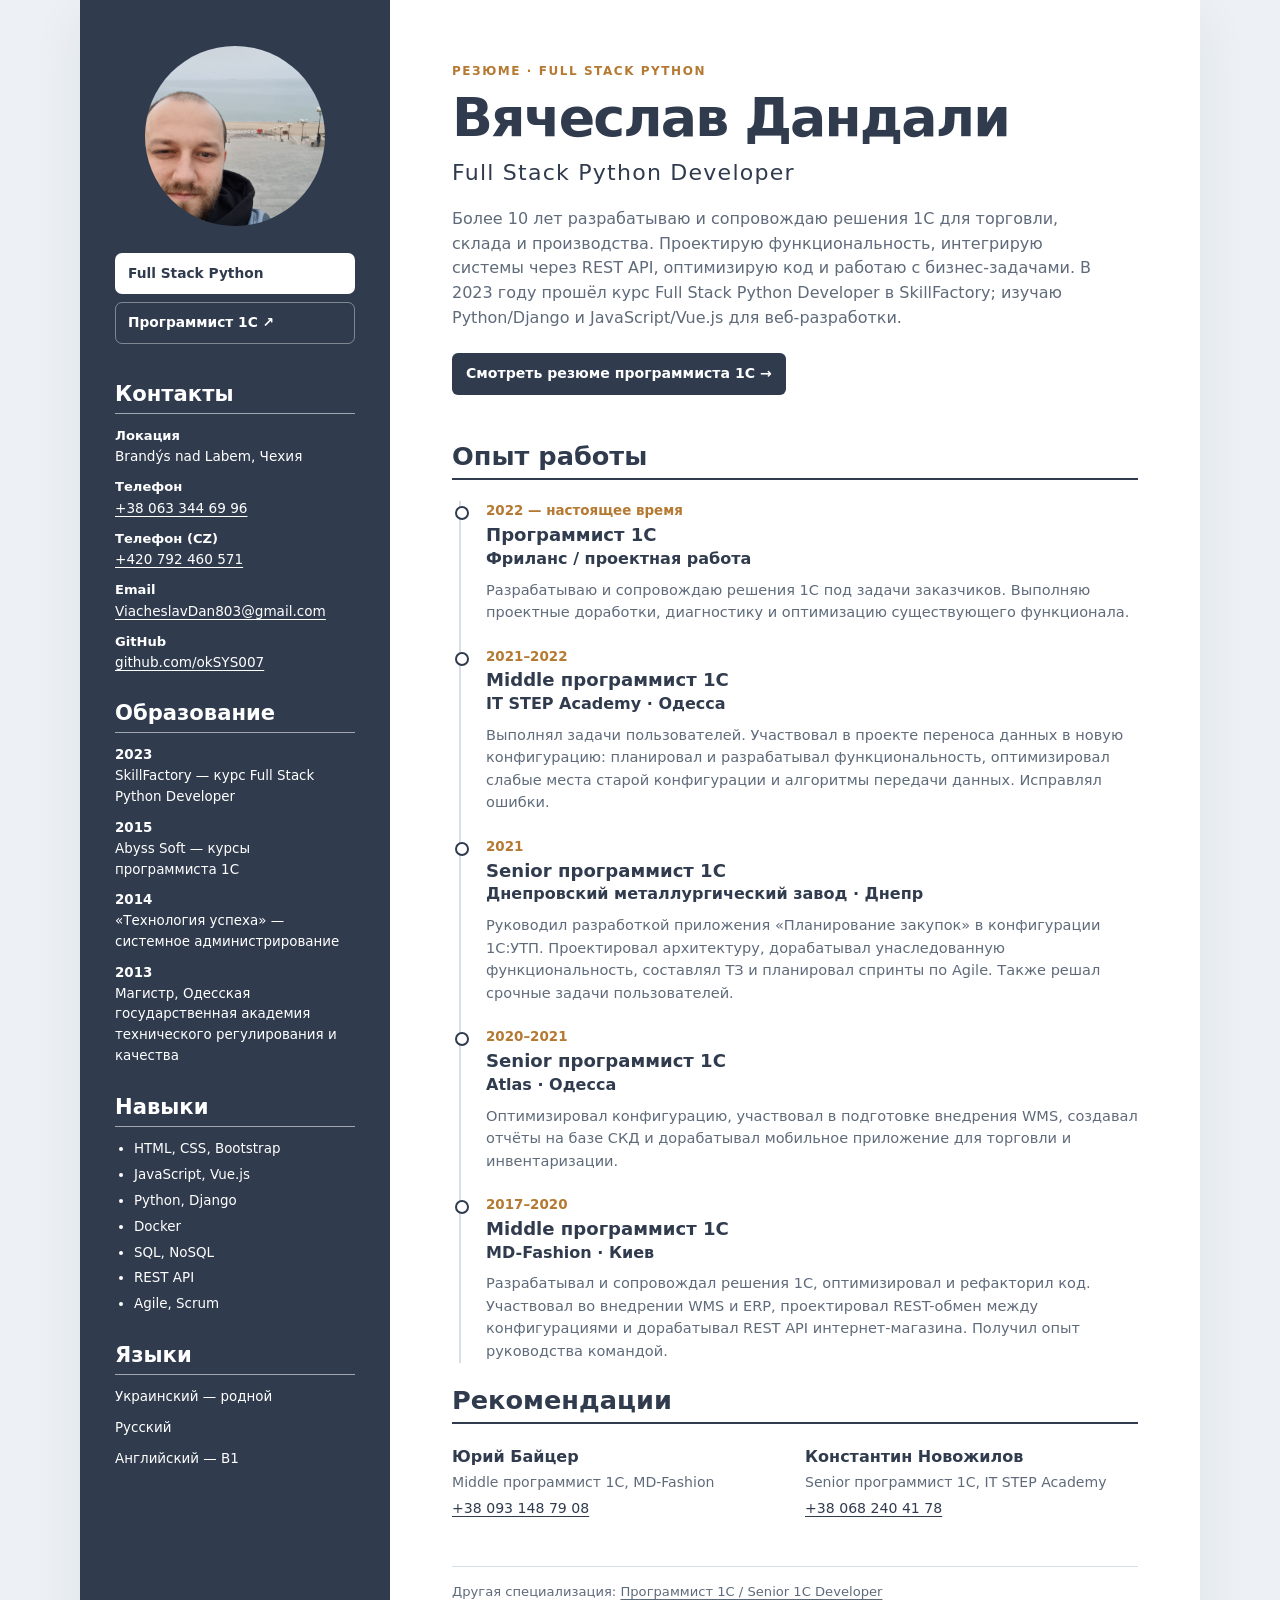
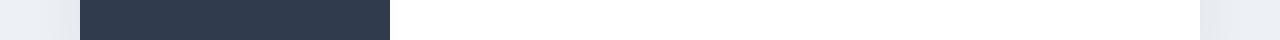
<file: index.html>
<!doctype html>
<html lang="ru">
<head>
  <meta charset="utf-8">
  <meta name="viewport" content="width=device-width, initial-scale=1">
  <meta name="description" content="Резюме Вячеслава Дандали — Full Stack Python Developer. Более 10 лет опыта разработки 1С, проектирования и REST-интеграций.">
  <title>Вячеслав Дандали — Full Stack Python Developer</title>
  <link rel="stylesheet" href="style.css">
</head>
<body>
  <div class="resume">
    <aside class="sidebar">
      <a class="portrait-link" href="#main" aria-label="К содержанию резюме"><img class="portrait" src="photo.jpg" alt="Вячеслав Дандали" width="180" height="180"></a>
      <nav class="profile-nav" aria-label="Версии резюме">
        <a class="profile-nav__link active" href="index.html" aria-current="page">Full Stack Python</a>
        <a class="profile-nav__link" href="1c.html">Программист 1С <span aria-hidden="true">↗</span></a>
      </nav>
      <section class="sidebar-section" aria-labelledby="contacts-title">
        <h2 id="contacts-title">Контакты</h2>
        <dl class="contact-list">
          <dt>Локация</dt><dd>Brandýs nad Labem, Чехия</dd>
          <dt>Телефон</dt><dd><a href="tel:+380633446996">+38 063 344 69 96</a></dd>
          <dt>Телефон (CZ)</dt><dd><a href="tel:+420792460571">+420 792 460 571</a></dd>
          <dt>Email</dt><dd><a href="mailto:ViacheslavDan803@gmail.com">ViacheslavDan803@gmail.com</a></dd>
          <dt>GitHub</dt><dd><a href="https://github.com/okSYS007">github.com/okSYS007</a></dd>
        </dl>
      </section>
      <section class="sidebar-section" aria-labelledby="education-title">
        <h2 id="education-title">Образование</h2>
        <ul class="simple-list">
          <li><span class="year">2023</span>SkillFactory — курс Full Stack Python Developer</li>
          <li><span class="year">2015</span>Abyss Soft — курсы программиста 1С</li>
          <li><span class="year">2014</span>«Технология успеха» — системное администрирование</li>
          <li><span class="year">2013</span>Магистр, Одесская государственная академия технического регулирования и качества</li>
        </ul>
      </section>
      <section class="sidebar-section" aria-labelledby="skills-title">
        <h2 id="skills-title">Навыки</h2>
        <ul class="compact-list"><li>HTML, CSS, Bootstrap</li><li>JavaScript, Vue.js</li><li>Python, Django</li><li>Docker</li><li>SQL, NoSQL</li><li>REST API</li><li>Agile, Scrum</li></ul>
      </section>
      <section class="sidebar-section" aria-labelledby="languages-title">
        <h2 id="languages-title">Языки</h2>
        <ul class="simple-list"><li>Украинский — родной</li><li>Русский</li><li>Английский — B1</li></ul>
      </section>
    </aside>
    <main class="main" id="main">
      <header class="hero">
        <p class="eyebrow">Резюме · Full Stack Python</p>
        <h1>Вячеслав Дандали</h1>
        <p class="role">Full Stack Python Developer</p>
        <p class="intro">Более 10 лет разрабатываю и сопровождаю решения 1С для торговли, склада и производства. Проектирую функциональность, интегрирую системы через REST API, оптимизирую код и работаю с бизнес-задачами. В 2023 году прошёл курс Full Stack Python Developer в SkillFactory; изучаю Python/Django и JavaScript/Vue.js для веб-разработки.</p>
        <a class="switch-link" href="1c.html">Смотреть резюме программиста 1С <span aria-hidden="true">→</span></a>
      </header>
      <section class="main-section" aria-labelledby="experience-title">
        <h2 id="experience-title">Опыт работы</h2>
        <div class="timeline">
          <article class="job"><p class="job__period">2022 — настоящее время</p><h3>Программист 1С</h3><p class="job__company">Фриланс / проектная работа</p><p>Разрабатываю и сопровождаю решения 1С под задачи заказчиков. Выполняю проектные доработки, диагностику и оптимизацию существующего функционала.</p></article>
          <article class="job"><p class="job__period">2021–2022</p><h3>Middle программист 1С</h3><p class="job__company">IT STEP Academy · Одесса</p><p>Выполнял задачи пользователей. Участвовал в проекте переноса данных в новую конфигурацию: планировал и разрабатывал функциональность, оптимизировал слабые места старой конфигурации и алгоритмы передачи данных. Исправлял ошибки.</p></article>
          <article class="job"><p class="job__period">2021</p><h3>Senior программист 1С</h3><p class="job__company">Днепровский металлургический завод · Днепр</p><p>Руководил разработкой приложения «Планирование закупок» в конфигурации 1С:УТП. Проектировал архитектуру, дорабатывал унаследованную функциональность, составлял ТЗ и планировал спринты по Agile. Также решал срочные задачи пользователей.</p></article>
          <article class="job"><p class="job__period">2020–2021</p><h3>Senior программист 1С</h3><p class="job__company">Atlas · Одесса</p><p>Оптимизировал конфигурацию, участвовал в подготовке внедрения WMS, создавал отчёты на базе СКД и дорабатывал мобильное приложение для торговли и инвентаризации.</p></article>
          <article class="job"><p class="job__period">2017–2020</p><h3>Middle программист 1С</h3><p class="job__company">MD-Fashion · Киев</p><p>Разрабатывал и сопровождал решения 1С, оптимизировал и рефакторил код. Участвовал во внедрении WMS и ERP, проектировал REST-обмен между конфигурациями и дорабатывал REST API интернет-магазина. Получил опыт руководства командой.</p></article>
        </div>
      </section>
      <section class="main-section" aria-labelledby="references-title">
        <h2 id="references-title">Рекомендации</h2>
        <div class="references">
          <div><h3>Юрий Байцер</h3><p>Middle программист 1С, MD-Fashion</p><a href="tel:+380931487908">+38 093 148 79 08</a></div>
          <div><h3>Константин Новожилов</h3><p>Senior программист 1С, IT STEP Academy</p><a href="tel:+380682404178">+38 068 240 41 78</a></div>
        </div>
      </section>
      <footer class="footer">Другая специализация: <a href="1c.html">Программист 1С / Senior 1C Developer</a></footer>
    </main>
  </div>
</body>
</html>
</file>
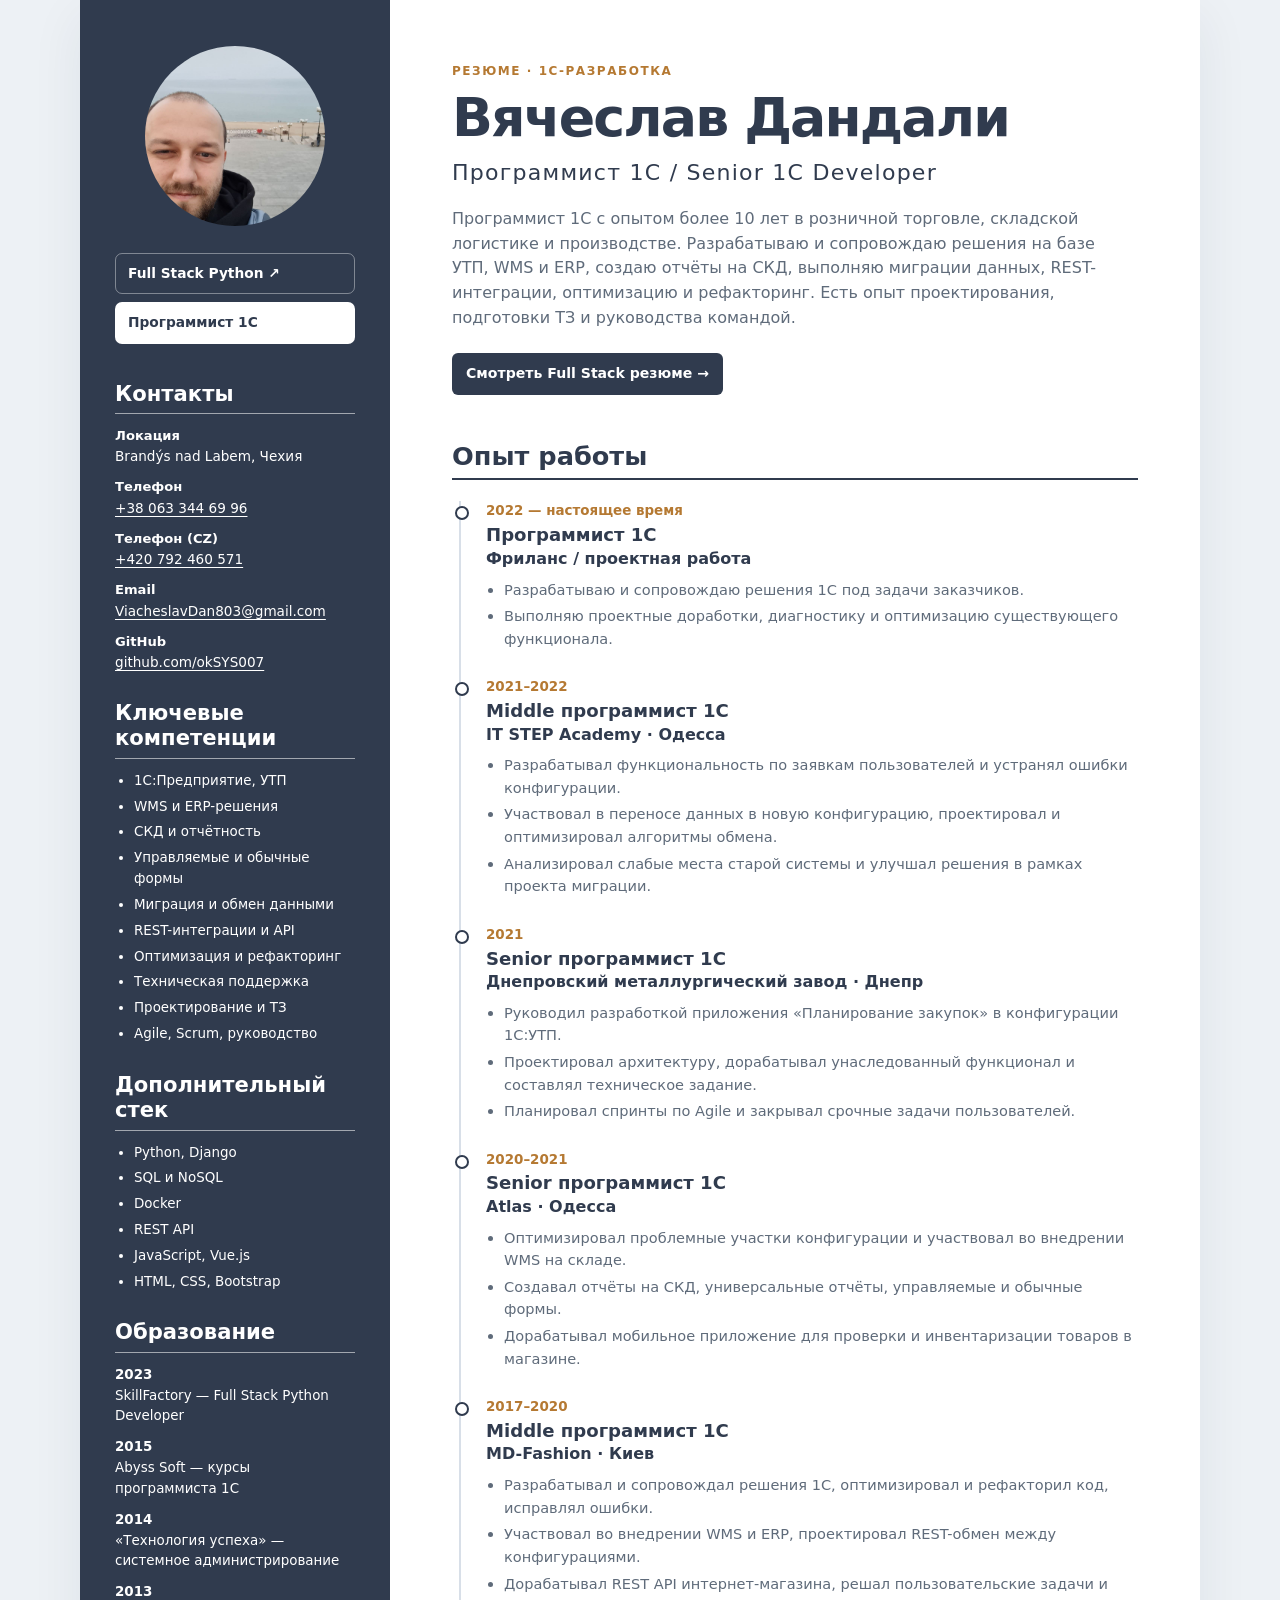
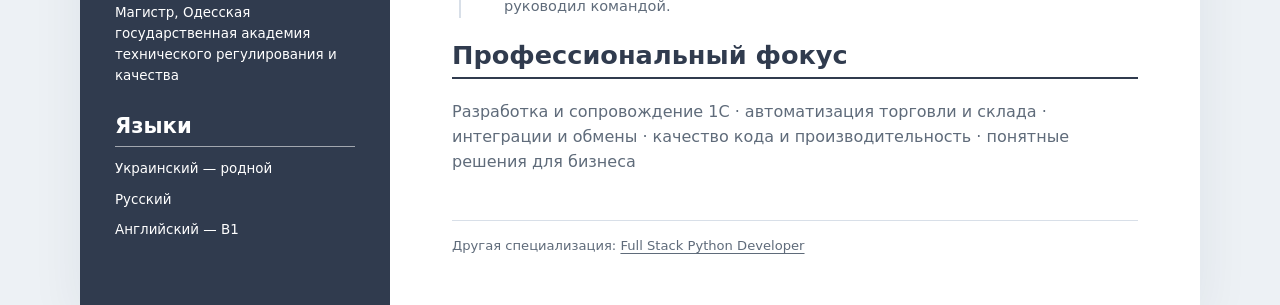
<file: 1c.html>
<!doctype html>
<html lang="ru">
<head>
  <meta charset="utf-8">
  <meta name="viewport" content="width=device-width, initial-scale=1">
  <meta name="description" content="Резюме Вячеслава Дандали — программист 1С / Senior 1C Developer. УТП, WMS, ERP, СКД, интеграции и оптимизация.">
  <title>Вячеслав Дандали — Программист 1С</title>
  <link rel="stylesheet" href="style.css">
</head>
<body>
  <div class="resume">
    <aside class="sidebar">
      <a class="portrait-link" href="#main" aria-label="К содержанию резюме"><img class="portrait" src="photo.jpg" alt="Вячеслав Дандали" width="180" height="180"></a>
      <nav class="profile-nav" aria-label="Версии резюме">
        <a class="profile-nav__link" href="index.html">Full Stack Python <span aria-hidden="true">↗</span></a>
        <a class="profile-nav__link active" href="1c.html" aria-current="page">Программист 1С</a>
      </nav>
      <section class="sidebar-section" aria-labelledby="contacts-title">
        <h2 id="contacts-title">Контакты</h2>
        <dl class="contact-list">
          <dt>Локация</dt><dd>Brandýs nad Labem, Чехия</dd>
          <dt>Телефон</dt><dd><a href="tel:+380633446996">+38 063 344 69 96</a></dd>
          <dt>Телефон (CZ)</dt><dd><a href="tel:+420792460571">+420 792 460 571</a></dd>
          <dt>Email</dt><dd><a href="mailto:ViacheslavDan803@gmail.com">ViacheslavDan803@gmail.com</a></dd>
          <dt>GitHub</dt><dd><a href="https://github.com/okSYS007">github.com/okSYS007</a></dd>
        </dl>
      </section>
      <section class="sidebar-section" aria-labelledby="skills-title">
        <h2 id="skills-title">Ключевые компетенции</h2>
        <ul class="compact-list"><li>1С:Предприятие, УТП</li><li>WMS и ERP-решения</li><li>СКД и отчётность</li><li>Управляемые и обычные формы</li><li>Миграция и обмен данными</li><li>REST-интеграции и API</li><li>Оптимизация и рефакторинг</li><li>Техническая поддержка</li><li>Проектирование и ТЗ</li><li>Agile, Scrum, руководство</li></ul>
      </section>
      <section class="sidebar-section" aria-labelledby="stack-title">
        <h2 id="stack-title">Дополнительный стек</h2>
        <ul class="compact-list"><li>Python, Django</li><li>SQL и NoSQL</li><li>Docker</li><li>REST API</li><li>JavaScript, Vue.js</li><li>HTML, CSS, Bootstrap</li></ul>
      </section>
      <section class="sidebar-section" aria-labelledby="education-title">
        <h2 id="education-title">Образование</h2>
        <ul class="simple-list"><li><span class="year">2023</span>SkillFactory — Full Stack Python Developer</li><li><span class="year">2015</span>Abyss Soft — курсы программиста 1С</li><li><span class="year">2014</span>«Технология успеха» — системное администрирование</li><li><span class="year">2013</span>Магистр, Одесская государственная академия технического регулирования и качества</li></ul>
      </section>
      <section class="sidebar-section" aria-labelledby="languages-title">
        <h2 id="languages-title">Языки</h2>
        <ul class="simple-list"><li>Украинский — родной</li><li>Русский</li><li>Английский — B1</li></ul>
      </section>
    </aside>
    <main class="main" id="main">
      <header class="hero">
        <p class="eyebrow">Резюме · 1С-разработка</p>
        <h1>Вячеслав Дандали</h1>
        <p class="role">Программист 1С / Senior 1C Developer</p>
        <p class="intro">Программист 1С с опытом более 10 лет в розничной торговле, складской логистике и производстве. Разрабатываю и сопровождаю решения на базе УТП, WMS и ERP, создаю отчёты на СКД, выполняю миграции данных, REST-интеграции, оптимизацию и рефакторинг. Есть опыт проектирования, подготовки ТЗ и руководства командой.</p>
        <a class="switch-link" href="index.html">Смотреть Full Stack резюме <span aria-hidden="true">→</span></a>
      </header>
      <section class="main-section" aria-labelledby="experience-title">
        <h2 id="experience-title">Опыт работы</h2>
        <div class="timeline">
          <article class="job"><p class="job__period">2022 — настоящее время</p><h3>Программист 1С</h3><p class="job__company">Фриланс / проектная работа</p><ul><li>Разрабатываю и сопровождаю решения 1С под задачи заказчиков.</li><li>Выполняю проектные доработки, диагностику и оптимизацию существующего функционала.</li></ul></article>
          <article class="job"><p class="job__period">2021–2022</p><h3>Middle программист 1С</h3><p class="job__company">IT STEP Academy · Одесса</p><ul><li>Разрабатывал функциональность по заявкам пользователей и устранял ошибки конфигурации.</li><li>Участвовал в переносе данных в новую конфигурацию, проектировал и оптимизировал алгоритмы обмена.</li><li>Анализировал слабые места старой системы и улучшал решения в рамках проекта миграции.</li></ul></article>
          <article class="job"><p class="job__period">2021</p><h3>Senior программист 1С</h3><p class="job__company">Днепровский металлургический завод · Днепр</p><ul><li>Руководил разработкой приложения «Планирование закупок» в конфигурации 1С:УТП.</li><li>Проектировал архитектуру, дорабатывал унаследованный функционал и составлял техническое задание.</li><li>Планировал спринты по Agile и закрывал срочные задачи пользователей.</li></ul></article>
          <article class="job"><p class="job__period">2020–2021</p><h3>Senior программист 1С</h3><p class="job__company">Atlas · Одесса</p><ul><li>Оптимизировал проблемные участки конфигурации и участвовал во внедрении WMS на складе.</li><li>Создавал отчёты на СКД, универсальные отчёты, управляемые и обычные формы.</li><li>Дорабатывал мобильное приложение для проверки и инвентаризации товаров в магазине.</li></ul></article>
          <article class="job"><p class="job__period">2017–2020</p><h3>Middle программист 1С</h3><p class="job__company">MD-Fashion · Киев</p><ul><li>Разрабатывал и сопровождал решения 1С, оптимизировал и рефакторил код, исправлял ошибки.</li><li>Участвовал во внедрении WMS и ERP, проектировал REST-обмен между конфигурациями.</li><li>Дорабатывал REST API интернет-магазина, решал пользовательские задачи и руководил командой.</li></ul></article>
        </div>
      </section>
      <section class="main-section" aria-labelledby="focus-title"><h2 id="focus-title">Профессиональный фокус</h2><p class="focus">Разработка и сопровождение 1С · автоматизация торговли и склада · интеграции и обмены · качество кода и производительность · понятные решения для бизнеса</p></section>
      <footer class="footer">Другая специализация: <a href="index.html">Full Stack Python Developer</a></footer>
    </main>
  </div>
</body>
</html>
</file>
<file: style.css>
:root{color-scheme:light;--ink:#303b4e;--muted:#5f6b7a;--sidebar:#303b4e;--line:#d8dfe8;--accent:#b57932;--paper:#fff;--background:#edf1f5}
*{box-sizing:border-box}
html{scroll-behavior:smooth}
body{margin:0;background:var(--background);color:var(--ink);font:16px/1.55 system-ui,-apple-system,"Segoe UI",Arial,sans-serif}
a{color:inherit;text-underline-offset:3px}
a:hover{color:var(--accent)}
a:focus-visible{outline:3px solid var(--accent);outline-offset:4px;border-radius:2px}
.resume{display:grid;grid-template-columns:minmax(250px,310px) minmax(0,1fr);max-width:1120px;min-height:100vh;margin:0 auto;background:var(--paper);box-shadow:0 16px 50px #20304712}
.sidebar{padding:46px 35px 54px;background:var(--sidebar);color:#fff}
.portrait-link{display:block;width:max-content;margin:0 auto 27px;border-radius:50%}
.portrait{display:block;width:180px;height:180px;border-radius:50%;object-fit:cover;object-position:center 30%}
.profile-nav{display:grid;gap:8px;margin-bottom:37px}
.profile-nav__link{display:block;padding:9px 12px;border:1px solid #ffffff63;border-radius:7px;color:#fff;text-decoration:none;font-size:.86rem;font-weight:650}
.profile-nav__link:hover,.profile-nav__link:focus-visible,.profile-nav__link.active{background:#fff;color:var(--sidebar)}
.sidebar-section{margin-top:27px}
.sidebar-section h2{margin:0 0 12px;padding-bottom:7px;border-bottom:1px solid #ffffff8c;font-size:1.32rem;line-height:1.2}
.contact-list{margin:0;overflow-wrap:anywhere}
.contact-list dt{margin-top:10px;font-size:.82rem;font-weight:700}
.contact-list dd{margin:0;font-size:.85rem}
.simple-list,.compact-list{margin:0;padding-left:19px;font-size:.84rem}
.simple-list{list-style:none;padding-left:0}
.simple-list li{margin:0 0 10px}
.compact-list li{margin-bottom:5px}
.year{display:block;font-weight:700}
.main{min-width:0;padding:62px 62px 38px}
.hero{padding-bottom:24px}
.eyebrow{margin:0 0 8px;color:var(--accent);font-size:.75rem;font-weight:800;letter-spacing:.13em;text-transform:uppercase}
h1{margin:0;font-size:clamp(2.25rem,4.2vw,3.7rem);line-height:1.08;letter-spacing:-.035em}
.role{margin:9px 0 17px;font-size:1.38rem;letter-spacing:.055em}
.intro{max-width:65ch;margin:0 0 22px;color:var(--muted)}
.switch-link{display:inline-block;padding:10px 14px;border-radius:6px;background:var(--sidebar);color:#fff;text-decoration:none;font-weight:700;font-size:.88rem}
.switch-link:hover{background:#435672;color:#fff}
.main-section{margin-top:22px}
.main-section>h2{margin:0 0 21px;padding-bottom:7px;border-bottom:2px solid var(--ink);font-size:1.6rem;line-height:1.2}
.timeline{margin-left:7px;border-left:2px solid var(--line)}
.job{position:relative;padding:0 0 23px 25px}
.job:last-child{padding-bottom:0}
.job:before{position:absolute;top:5px;left:-6px;width:10px;height:10px;border:2px solid var(--ink);border-radius:50%;background:#fff;content:""}
.job__period{margin:0;color:var(--accent);font-size:.84rem;font-weight:800}
.job h3{margin:1px 0 0;font-size:1.13rem;line-height:1.3}
.job__company{margin:0 0 7px;font-weight:650}
.job p:not(.job__period):not(.job__company){margin:0;color:var(--muted);font-size:.91rem}
.job ul{margin:7px 0 0;padding-left:18px;color:var(--muted);font-size:.91rem}
.job li{margin-bottom:4px}
.references{display:grid;grid-template-columns:repeat(2,minmax(0,1fr));gap:20px}
.references h3{margin:0;font-size:1rem}
.references p{margin:2px 0;color:var(--muted);font-size:.88rem}
.references a{font-size:.88rem}
.focus{margin:0;color:var(--muted)}
.footer{margin-top:45px;padding-top:15px;border-top:1px solid var(--line);color:var(--muted);font-size:.82rem}
@media(max-width:760px){.resume{grid-template-columns:1fr}.sidebar{padding:28px 26px}.portrait{width:132px;height:132px}.portrait-link{margin-bottom:20px}.profile-nav{grid-template-columns:repeat(2,minmax(0,1fr));margin-bottom:22px}.sidebar-section{margin-top:21px}.main{padding:34px 26px}.references{grid-template-columns:1fr}}
@media(max-width:420px){.profile-nav{grid-template-columns:1fr}.main{padding:28px 20px}.sidebar{padding:24px 20px}.role{font-size:1.13rem}}
@media print{body{background:#fff;font-size:10pt}.resume{max-width:none;min-height:0;box-shadow:none;grid-template-columns:27% 73%}.sidebar{padding:20px 17px;-webkit-print-color-adjust:exact;print-color-adjust:exact}.main{padding:24px 26px}.portrait{width:110px;height:110px}.profile-nav,.switch-link,.footer{display:none}.sidebar-section{margin-top:15px}.main-section{margin-top:14px}.job{padding-bottom:11px;break-inside:avoid}.references{break-inside:avoid}h1{font-size:26pt}.role{font-size:14pt}a{text-decoration:none}}
</file>
